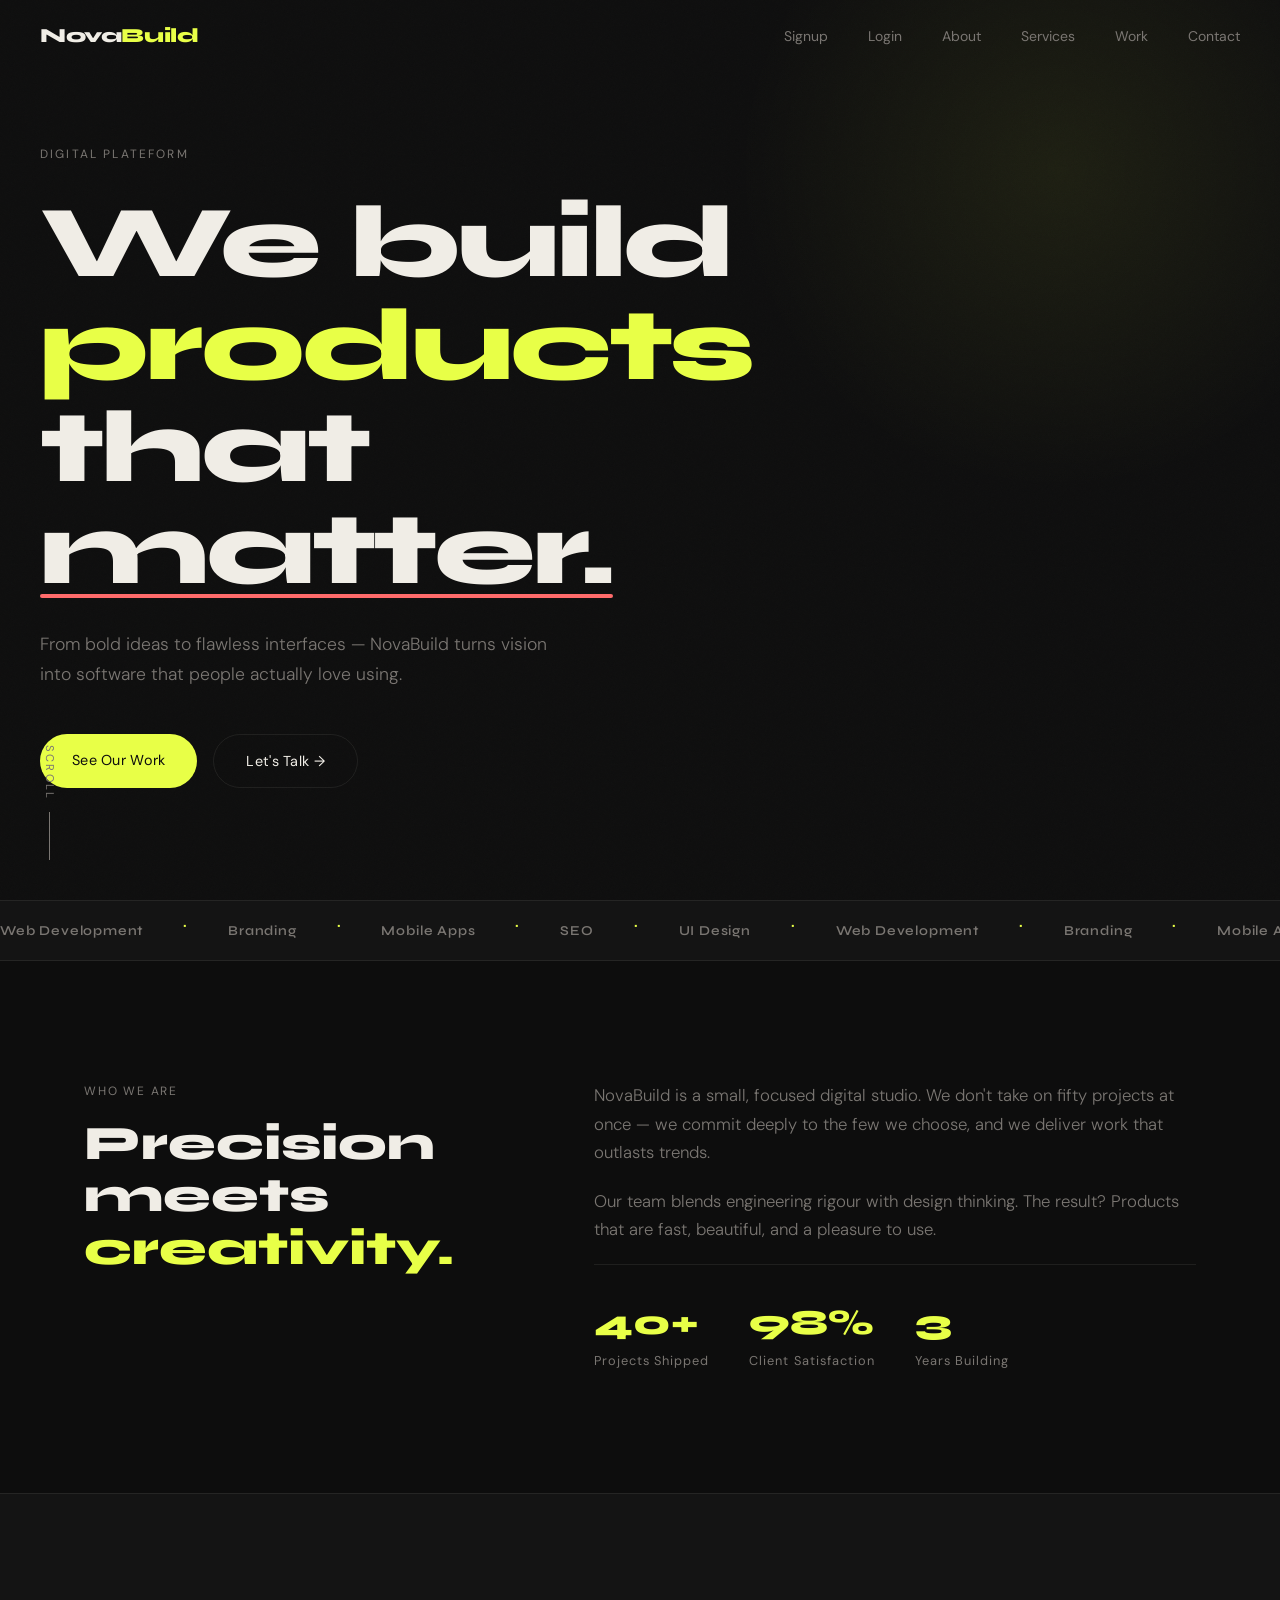
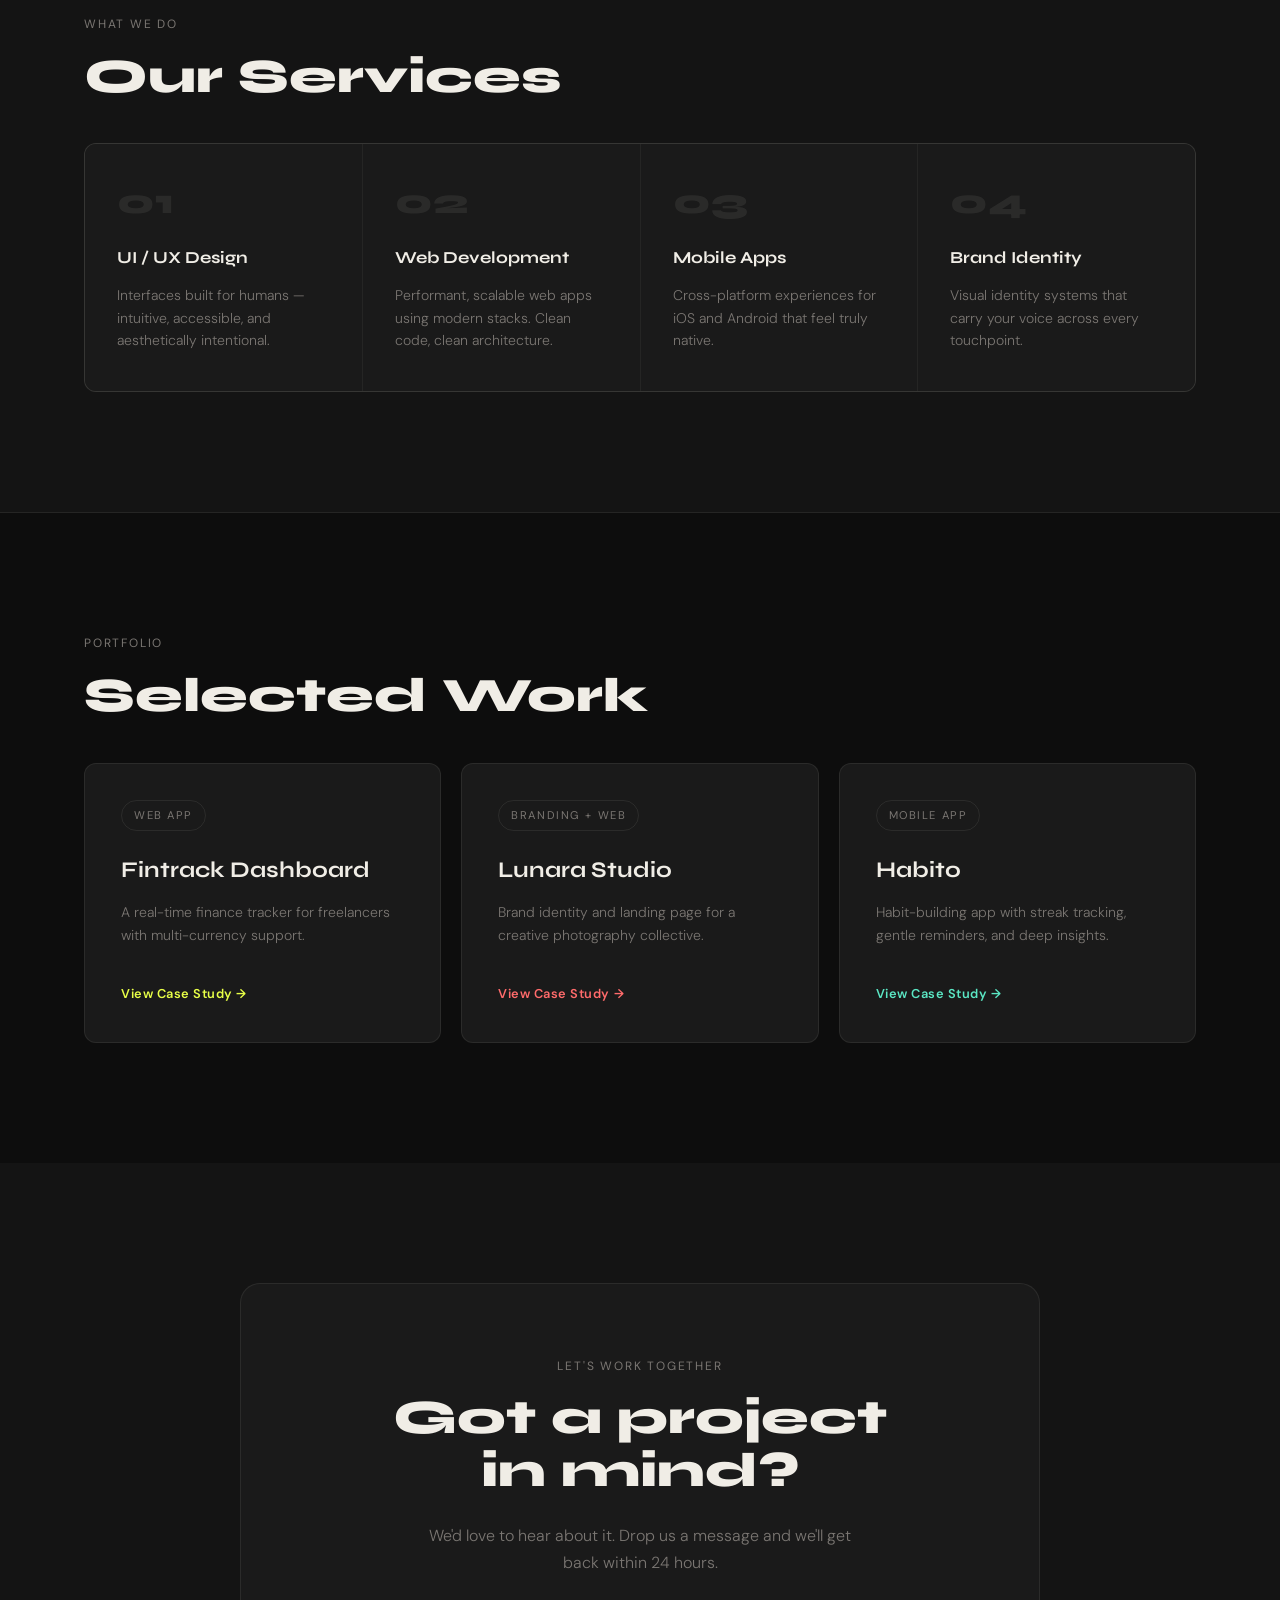
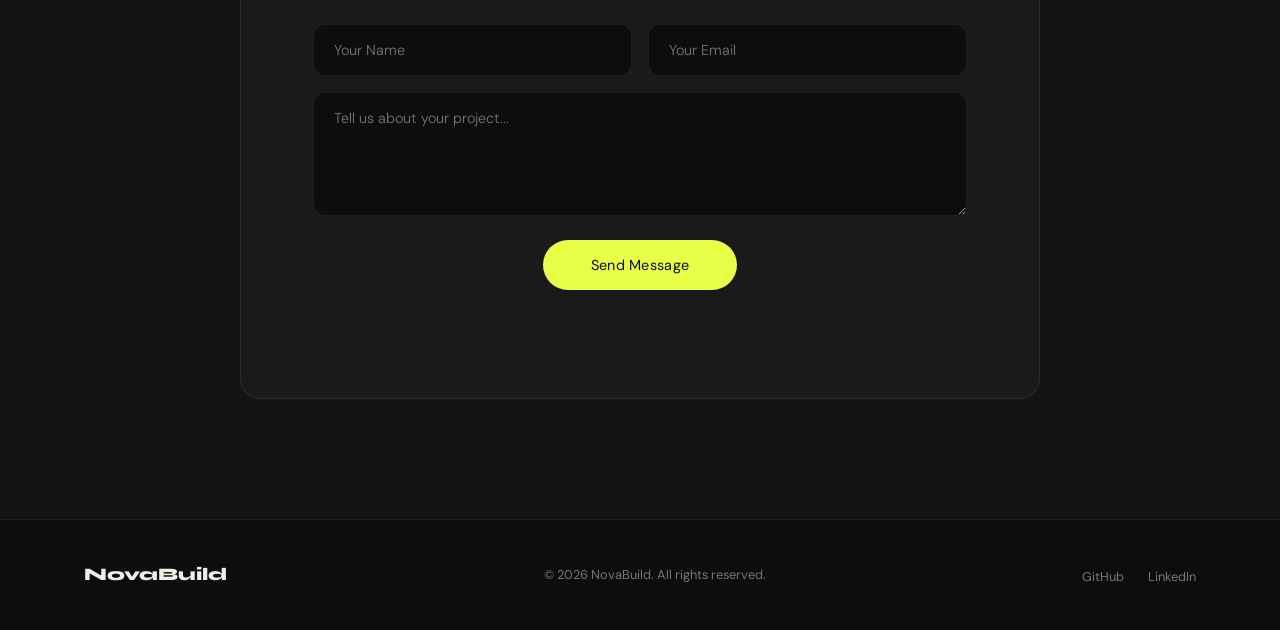
<file: index.html>
<!DOCTYPE html>
<html lang="en">

<head>
  <meta charset="UTF-8" />
  <meta name="viewport" content="width=device-width, initial-scale=1.0" />
  <meta name="description" content="NovaBuild — we craft digital products with precision and purpose." />
  <meta name="author" content="Your Name" />
  <title>NovaBuild — Digital Studio</title>
  <link rel="stylesheet" href="../CSS/style.css" />
  <link rel="preconnect" href="https://fonts.googleapis.com" />
  <link rel="preconnect" href="https://fonts.gstatic.com" crossorigin />
  <link
    href="https://fonts.googleapis.com/css2?family=Syne:wght@400;600;700;800&family=DM+Sans:ital,opsz,wght@0,9..40,300;0,9..40,400;1,9..40,300&display=swap"
    rel="stylesheet" />
</head>

<body>
  <nav class="navbar" id="navbar">
    <div class="nav-logo">Nova<span>Build</span></div>
    <ul class="nav-links" id="navLinks">
      <li><a href="../HTML/signup.html">Signup</a></li>
      <li><a href="../HTML/login.html">Login</a></li>
      <li><a href="#about">About</a></li>
      <li><a href="#services">Services</a></li>
      <li><a href="#work">Work</a></li>
      <li><a href="#contact">Contact</a></li>
    </ul>
    <button class="hamburger" id="hamburger" aria-label="Toggle menu">
      <span></span><span></span><span></span>
    </button>
  </nav>
  <section class="hero" id="home">
    <div class="hero-noise"></div>
    <div class="hero-content">
      <p class="hero-tag reveal">Digital Plateform</p>
      <h1 class="hero-title reveal">
        We build<br /><em>products</em><br />that <span class="underline-word">matter.</span>
      </h1>
      <p class="hero-sub reveal">
        From bold ideas to flawless interfaces — NovaBuild turns vision into software that people actually love using.
      </p>
      <div class="hero-cta reveal">
        <a href="#work" class="btn btn-primary">See Our Work</a>
        <a href="#contact" class="btn btn-ghost">Let's Talk →</a>
      </div>
    </div>
    <div class="hero-scroll-hint">scroll</div>
  </section>
  <div class="marquee-strip">
    <div class="marquee-track">
      <span>Web Development</span><span>•</span>
      <span>Branding</span><span>•</span>
      <span>Mobile Apps</span><span>•</span>
      <span>SEO</span><span>•</span>
      <span>UI Design</span><span>•</span>
      <span>Web Development</span><span>•</span>
      <span>Branding</span><span>•</span>
      <span>Mobile Apps</span><span>•</span>
      <span>SEO</span><span>•</span>
    </div>
  </div>
  <section class="about section" id="about">
    <div class="container">
      <div class="about-grid">
        <div class="about-left">
          <p class="section-tag reveal">Who we are</p>
          <h2 class="section-title reveal">Precision meets<br /><em>creativity.</em></h2>
        </div>
        <div class="about-right">
          <p class="reveal">NovaBuild is a small, focused digital studio. We don't take on fifty projects at once — we
            commit deeply to the few we choose, and we deliver work that outlasts trends.</p>
          <p class="reveal">Our team blends engineering rigour with design thinking. The result? Products that are fast,
            beautiful, and a pleasure to use.</p>
          <div class="stats reveal">
            <div class="stat"><strong>40+</strong><span>Projects Shipped</span></div>
            <div class="stat"><strong>98%</strong><span>Client Satisfaction</span></div>
            <div class="stat"><strong>3</strong><span>Years Building</span></div>
          </div>
        </div>
      </div>
    </div>
  </section>
  <section class="services section" id="services">
    <div class="container">
      <p class="section-tag reveal">What we do</p>
      <h2 class="section-title reveal">Our Services</h2>
      <div class="services-grid">
        <div class="service-card reveal">
          <div class="service-icon">01</div>
          <h3>UI / UX Design</h3>
          <p>Interfaces built for humans — intuitive, accessible, and aesthetically intentional.</p>
        </div>
        <div class="service-card reveal">
          <div class="service-icon">02</div>
          <h3>Web Development</h3>
          <p>Performant, scalable web apps using modern stacks. Clean code, clean architecture.</p>
        </div>
        <div class="service-card reveal">
          <div class="service-icon">03</div>
          <h3>Mobile Apps</h3>
          <p>Cross-platform experiences for iOS and Android that feel truly native.</p>
        </div>
        <div class="service-card reveal">
          <div class="service-icon">04</div>
          <h3>Brand Identity</h3>
          <p>Visual identity systems that carry your voice across every touchpoint.</p>
        </div>
      </div>
    </div>
  </section>
  <section class="work section" id="work">
    <div class="container">
      <p class="section-tag reveal">Portfolio</p>
      <h2 class="section-title reveal">Selected Work</h2>
      <div class="work-grid">
        <div class="work-card reveal" style="--card-accent: #e8ff47;">
          <div class="work-card-inner">
            <span class="work-tag">Web App</span>
            <h3>Fintrack Dashboard</h3>
            <p>A real-time finance tracker for freelancers with multi-currency support.</p>
            <a href="#" class="work-link">View Case Study →</a>
          </div>
        </div>
        <div class="work-card reveal" style="--card-accent: #ff6b6b;">
          <div class="work-card-inner">
            <span class="work-tag">Branding + Web</span>
            <h3>Lunara Studio</h3>
            <p>Brand identity and landing page for a creative photography collective.</p>
            <a href="#" class="work-link">View Case Study →</a>
          </div>
        </div>
        <div class="work-card reveal" style="--card-accent: #5be7c4;">
          <div class="work-card-inner">
            <span class="work-tag">Mobile App</span>
            <h3>Habito</h3>
            <p>Habit-building app with streak tracking, gentle reminders, and deep insights.</p>
            <a href="#" class="work-link">View Case Study →</a>
          </div>
        </div>
      </div>
    </div>
  </section>
  <section class="contact section" id="contact">
    <div class="container">
      <div class="contact-box reveal">
        <p class="section-tag">Let's work together</p>
        <h2 class="section-title">Got a project<br />in mind?</h2>
        <p class="contact-sub">We'd love to hear about it. Drop us a message and we'll get back within 24 hours.</p>
        <form class="contact-form" id="contactForm" novalidate>
          <div class="form-row">
            <input type="text" id="name" placeholder="Your Name" required autocomplete="off" />
            <input type="email" id="email" placeholder="Your Email" required autocomplete="off" />
          </div>
          <textarea id="message" placeholder="Tell us about your project..." rows="5" required></textarea>
          <button type="submit" class="btn btn-primary">Send Message</button>
          <p class="form-status" id="formStatus"></p>
        </form>
      </div>
    </div>
  </section>
  <footer class="footer">
    <div class="container footer-inner">
      <div class="footer-logo">Nova<span>Build</span></div>
      <p class="footer-copy">© 2026 NovaBuild. All rights reserved.</p>
      <ul class="footer-links">
        <li>
          <a href="https://github.com/ipravin07/">GitHub</a>
        </li>
        <li>
          <a href="https://www.linkedin.com/in/pravin-mishra-20424b293">LinkedIn</a>
        </li>
      </ul>
    </div>
  </footer>
  <script src="../JS/script.js"></script>
</body>
</html>
</file>
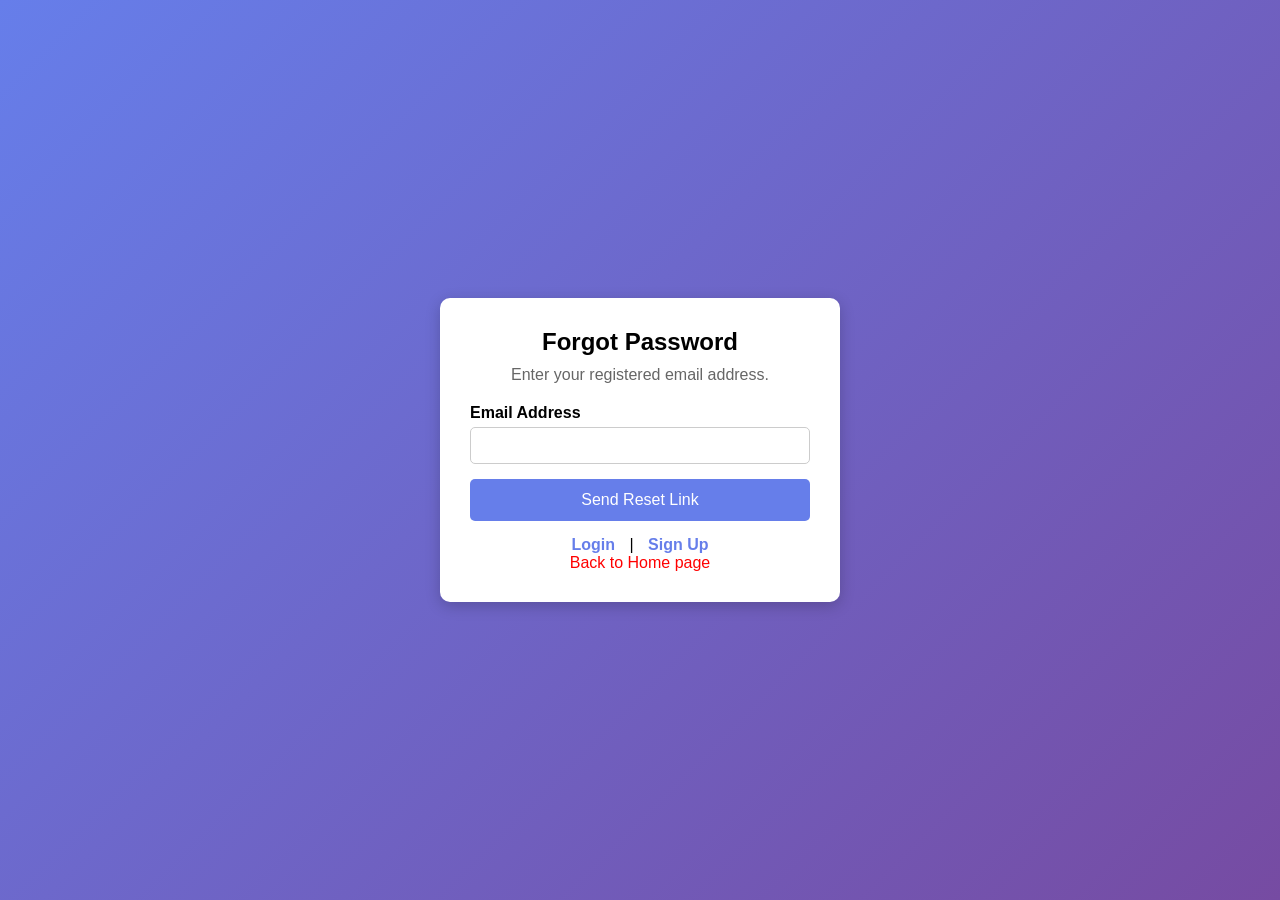
<file: HTML/fpass.html>
<!DOCTYPE html>
<html lang="en">
<head>
    <meta charset="UTF-8">
    <meta name="viewport" content="width=device-width, initial-scale=1.0">
    <title>Forgot Password</title>
    <link rel="stylesheet" href="../CSS/fpass.css">
</head>
<body>

<div class="container">
    <h2>Forgot Password</h2>

    <p>Enter your registered email address.</p>

    <form id="forgotForm">

        <div class="form-group">
            <label>Email Address</label>
            <input type="text" id="email">
            <div class="error" id="emailError"></div>
        </div>

        <button type="submit">Send Reset Link</button>

        <div class="success" id="successMsg"></div>

        <div class="links">
            <a href="login.html">Login</a>
            |
            <a href="signup.html">Sign Up</a>
        </div>

    </form>
    <center>
        <a href="../index.html" class="page">Back to Home page</a>
    </center>
</div>

<script src="../JS/fpass.js"></script>
</body>
</html>
</file>
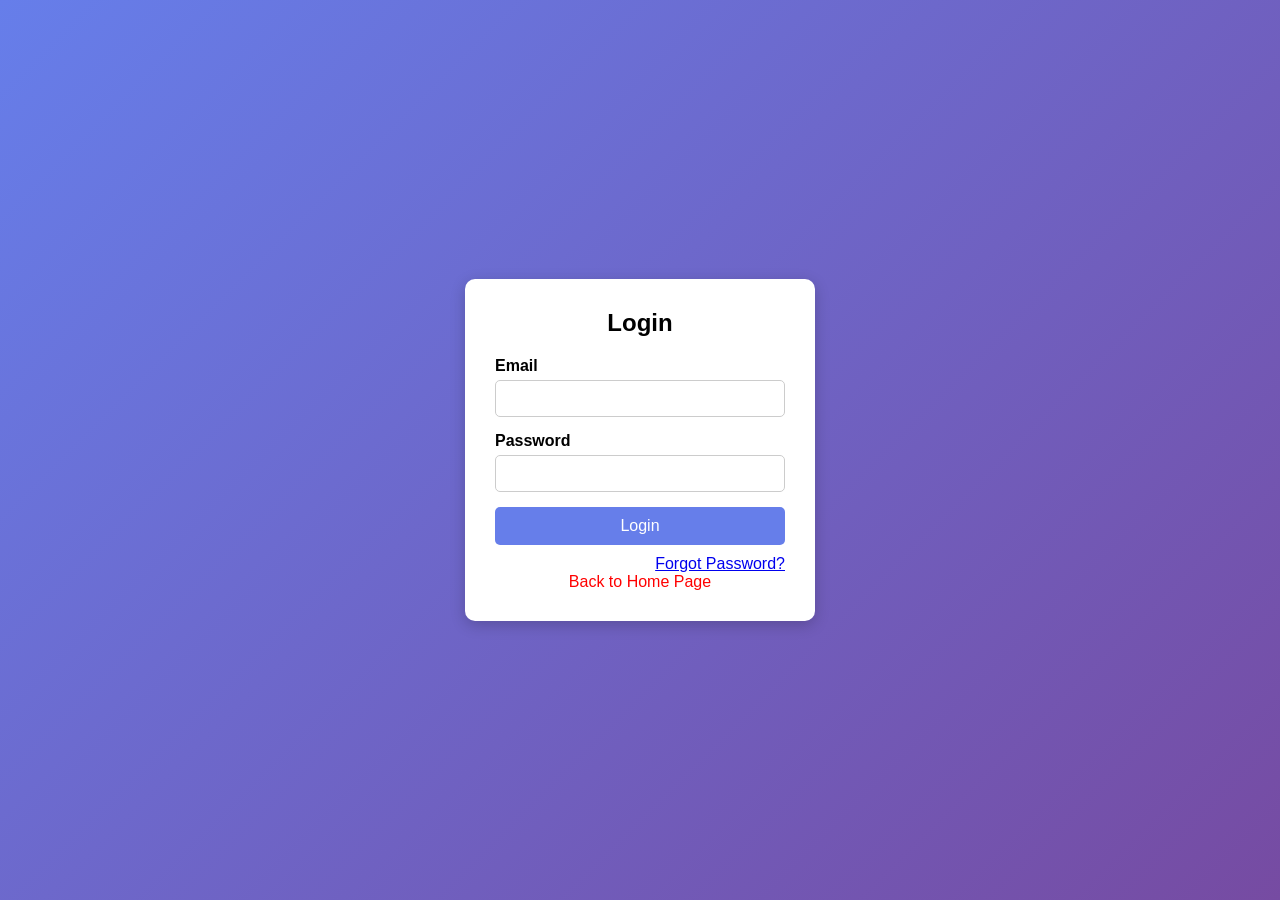
<file: HTML/login.html>
<!DOCTYPE html>
<html lang="en">
<head>
    <meta charset="UTF-8">
    <meta name="viewport" content="width=device-width, initial-scale=1.0">
    <title>Login Page</title>
    <link href="../CSS/login.css" rel="stylesheet">
</head>
<body>

    <div class="container">
        <h2>Login</h2>

        <form id="loginForm">
            <div class="input-group">
                <label>Email</label>
                <input type="text" id="email">
                <div class="error" id="emailError"></div>
            </div>

            <div class="input-group">
                <label>Password</label>
                <input type="password" id="password">
                <div class="error" id="passwordError"></div>
            </div>

            <button type="submit">Login</button>
            
            <div class="success" id="successMsg"></div>
            <div style="text-align:right; margin-top:10px;">
    <a href="fpass.html" >
        Forgot Password?
    </a>
</div>
        </form>
        <center>
            <a href="../index.html" class="page">Back to Home Page</a>
        </center>
        
    </div>

    <script src="../JS/login.js"></script>
</body>
</html>
</file>
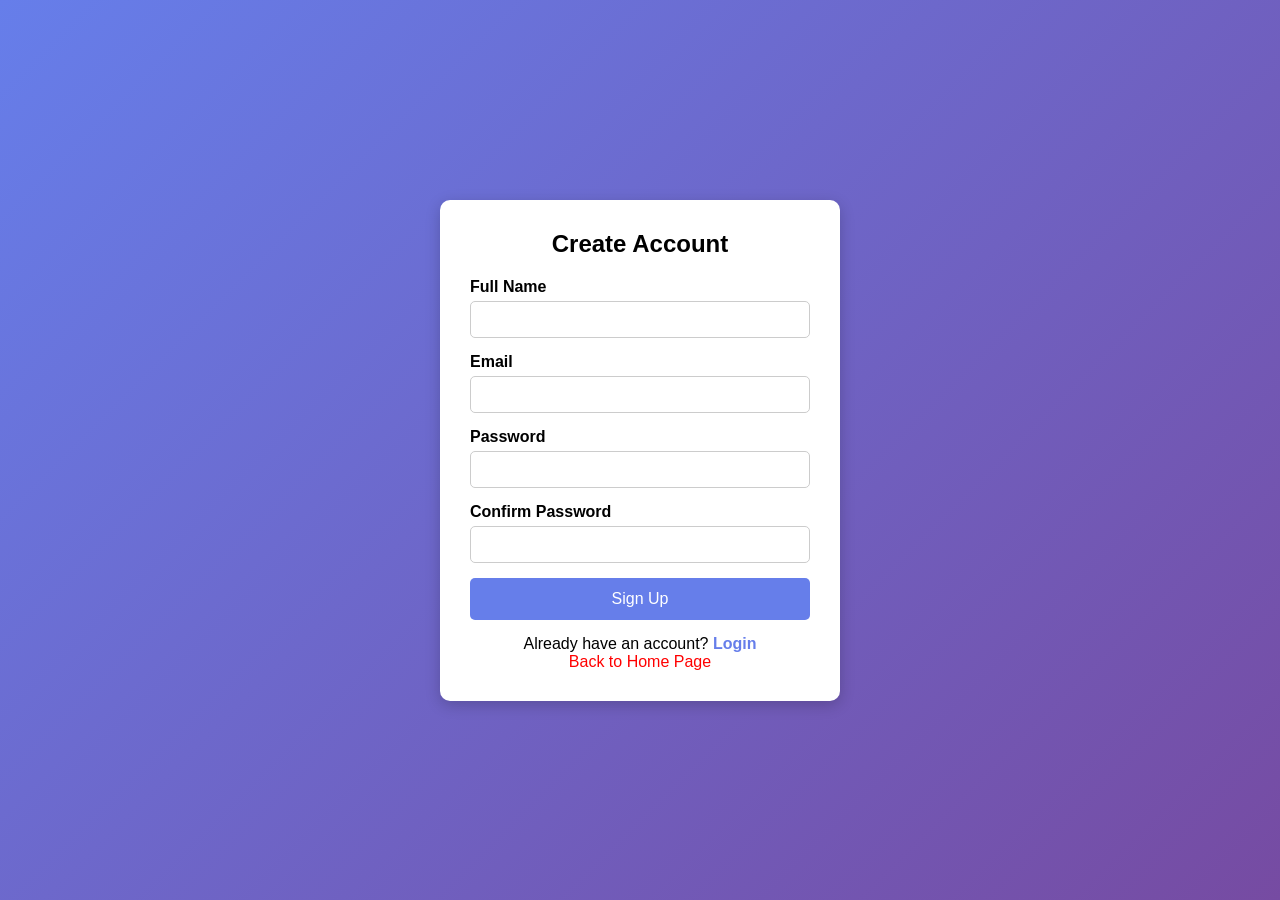
<file: HTML/signup.html>
<!DOCTYPE html>
<html lang="en">
<head>
    <meta charset="UTF-8">
    <meta name="viewport" content="width=device-width, initial-scale=1.0">
    <title>Signup Page</title>
    <link rel="stylesheet" href="../CSS/signup.css">
</head>
<body>

<div class="container">
    <h2>Create Account</h2>

    <form id="signupForm">

        <div class="form-group">
            <label>Full Name</label>
            <input type="text" id="name">
            <div class="error" id="nameError"></div>
        </div>

        <div class="form-group">
            <label>Email</label>
            <input type="text" id="email">
            <div class="error" id="emailError"></div>
        </div>

        <div class="form-group">
            <label>Password</label>
            <input type="password" id="password">
            <div class="error" id="passwordError"></div>
        </div>

        <div class="form-group">
            <label>Confirm Password</label>
            <input type="password" id="confirmPassword">
            <div class="error" id="confirmPasswordError"></div>
        </div>

        <button type="submit">Sign Up</button>

        <div class="success" id="successMsg"></div>

        <div class="login-link">
            Already have an account?
            <a href="login.html">Login</a>
        </div>

    </form>
    <center>
        <a href="../index.html" class="page">Back to Home Page</a>
    </center>
</div>

<script src="../JS/signup.js"></script>
</body>
</html>
</file>
<file: CSS/style.css>
*, *::before, *::after{
   box-sizing: border-box; 
   margin: 0;
   padding: 0;
   }
:root{
  --bg:        #0d0d0d;
  --bg-2:      #141414;
  --bg-card:   #1a1a1a;
  --text:      #f0ede6;
  --muted:     #7a7672;
  --accent:    #e8ff47;
  --accent-2:  #ff6b6b;
  --border:    rgba(240, 237, 230, 0.08);
  --font-head: 'Syne', sans-serif;
  --font-body: 'DM Sans', sans-serif;
  --radius:    12px;
  --max-w:     1160px;
  --nav-h:     72px;
  --transition: 0.4s cubic-bezier(0.25, 0.46, 0.45, 0.94);
}
html{
  scroll-behavior: smooth; 
}
body{
  background: var(--bg);
  color: var(--text);
  font-family: var(--font-body);
  font-size: 1rem;
  line-height: 1.7;
  overflow-x: hidden;
}
a{ 
  text-decoration: none; 
  color: inherit; 
}
ul{ 
  list-style: none; 
}
img{ 
  display: block; 
  max-width: 100%; 
}
.container{
  max-width: var(--max-w);
  margin: 0 auto;
  padding: 0 24px;
}
.section{ 
  padding: 120px 0; 
}
.section-tag{
  font-family: var(--font-body);
  font-size: 0.75rem;
  font-weight: 400;
  letter-spacing: 0.15em;
  text-transform: uppercase;
  color: var(--muted);
  margin-bottom: 16px;
}
.section-title{
  font-family: var(--font-head);
  font-size: clamp(2rem, 4vw, 3rem);
  font-weight: 800;
  line-height: 1.1;
  margin-bottom: 40px;
}
.section-title em{ 
  font-style: normal; 
  color: var(--accent); 
}
.btn{
  display: inline-block;
  font-family: var(--font-body);
  font-size: 0.9rem;
  font-weight: 400;
  padding: 14px 32px;
  border-radius: 100px;
  border: none;
  cursor: pointer;
  transition: var(--transition);
  letter-spacing: 0.02em;
}
.btn-primary{
  background: var(--accent);
  color: #0d0d0d;
}
.btn-primary:hover{ 
  background: #d6ec2e; 
  transform: translateY(-2px); 
}
.btn-ghost{
  background: transparent;
  color: var(--text);
  border: 1px solid var(--border);
}
.btn-ghost:hover{ 
  border-color: var(--text); 
  background: rgba(240,237,230,0.04); 
}
.reveal{
  opacity: 0;
  transform: translateY(32px);
  transition: opacity 0.7s ease, 
  transform 0.7s ease;
}
.reveal.visible{
  opacity: 1;
  transform: translateY(0);
}
.navbar{
  position: fixed;
  top: 0;left: 0; 
  right: 0;
  z-index: 100;
  height: var(--nav-h);
  display: flex;
  align-items: center;
  justify-content: space-between;
  padding: 0 40px;
  transition: background 0.4s, 
  border-color 0.4s;
  border-bottom: 1px solid transparent;
}
.navbar.scrolled{
  background: rgba(13, 13, 13, 0.85);
  backdrop-filter: blur(16px);
  -webkit-backdrop-filter: blur(16px);
  border-color: var(--border);
}
.nav-logo{
  user-select:none;
  font-family: var(--font-head);
  font-size: 1.25rem;
  font-weight: 800;
  letter-spacing: -0.02em;
}
.nav-logo span{ 
  color: var(--accent); 
}
.nav-links{
  display: flex;
  gap: 40px;
}
.nav-links a{
  font-size: 0.875rem;
  color: var(--muted);
  transition: color 0.25s;
}
.nav-links a:hover{ 
  color: var(--text); 
}
.hamburger{
  display: none;
  flex-direction: column;
  gap: 5px;
  background: none;
  border: none;
  cursor: pointer;
  padding: 4px;
}
.hamburger span{
  display: block;
  width: 24px; 
  height: 2px;
  background: var(--text);
  border-radius: 2px;
  transition: var(--transition);
}
.hamburger.open span:nth-child(1){ 
  transform: translateY(7px) rotate(45deg); 
}
.hamburger.open span:nth-child(2){ 
  opacity: 0; 
}
.hamburger.open span:nth-child(3){
   transform: translateY(-7px) rotate(-45deg); 
  }
.hero{
  position: relative;
  min-height: 100svh;
  display: flex;
  align-items: center;
  overflow: hidden;
  padding: calc(var(--nav-h) + 40px) 40px 80px;
}
.hero-noise{
  position: absolute;
  inset: 0;
  background-image: url("data:image/svg+xml,%3Csvg viewBox='0 0 512 512' xmlns='http://www.w3.org/2000/svg'%3E%3Cfilter id='n'%3E%3CfeTurbulence type='fractalNoise' baseFrequency='0.75' numOctaves='4' stitchTiles='stitch'/%3E%3C/filter%3E%3Crect width='100%25' height='100%25' filter='url(%23n)' opacity='0.04'/%3E%3C/svg%3E");
  background-size: 200px;
  pointer-events: none;
  opacity: 0.6;
}
.hero::before{
  content: '';
  position: absolute;
  top: -20%;
  right: -10%;
  width: 700px; 
  height: 700px;
  background: radial-gradient(ellipse at center, rgba(232,255,71,0.07) 0%, transparent 65%);
  pointer-events: none;
}
.hero-content{
  position: relative;
  max-width: 780px;
}
.hero-tag{
  font-size: 0.75rem;
  letter-spacing: 0.18em;
  text-transform: uppercase;
  color: var(--muted);
  margin-bottom: 28px;
}
.hero-title{
  font-family: var(--font-head);
  font-size: clamp(3rem, 8vw, 6.5rem);
  font-weight: 800;
  line-height: 1.0;
  letter-spacing: -0.03em;
  margin-bottom: 28px;
}
.hero-title em{
   font-style: normal;
   color: var(--accent); 
}
.underline-word{
  position: relative;
  display: inline-block;
}
.underline-word::after{
  content: '';
  position: absolute;
  bottom: 4px; 
  left: 0;
  width: 100%; 
  height: 4px;
  background: var(--accent-2);
  border-radius: 2px;
  transform: scaleX(0);
  transform-origin: left;
  animation: underlineIn 0.9s 1s cubic-bezier(0.25, 0.46, 0.45, 0.94) forwards;
}
@keyframes underlineIn{
  to{
    transform: scaleX(1);
  }
}
.hero-sub {
  font-size: 1.1rem;
  color: var(--muted);
  max-width: 520px;
  margin-bottom: 44px;
  font-weight: 300;
}
.hero-cta{
  display: flex;
  gap: 16px;
  flex-wrap: wrap;
}
.hero-scroll-hint{
  position: absolute;
  bottom: 40px; 
  left: 40px;
  font-size: 0.7rem;
  letter-spacing: 0.2em;
  text-transform: uppercase;
  color: var(--muted);
  writing-mode: vertical-rl;
  display: flex;
  align-items: center;
  gap: 12px;
  animation: fadeUp 1s 1.5s both;
}
.hero-scroll-hint::after{
  content: '';
  width: 1px; 
  height: 48px;
  background: var(--muted);
  animation: scaleY 1.5s 1.8s ease-in-out infinite alternate;
}
@keyframes fadeUp{
  from{
    opacity: 0;
    transform: translateY(16px);
  }
  to{
    opacity: 1;
    transform: translateY(0);
  }
}
@keyframes scaleY{
  from{
    opacity: 0.3;
  }
  to{
    opacity: 1;
  }
}
.hero .reveal{
   animation: heroReveal 0.9s both; 
  }
.hero .reveal:nth-child(1){
   animation-delay: 0.1s; 
  }
.hero .reveal:nth-child(2){ 
  animation-delay: 0.25s; 
}
.hero .reveal:nth-child(3){ 
  animation-delay: 0.4s; 
}
.hero .reveal:nth-child(4){ 
  animation-delay: 0.55s; 
}
@keyframes heroReveal{
  from{
    opacity: 0;
    transform: translateY(28px);
  }

  to{
    opacity: 1;
    transform: translateY(0);
  }
}
.marquee-strip{
  overflow: hidden;
  border-top: 1px solid var(--border);
  border-bottom: 1px solid var(--border);
  padding: 18px 0;
  background: var(--bg-2);
}
.marquee-track{
  display: flex;
  gap: 40px;
  white-space: nowrap;
  animation: marquee 22s linear infinite;
  font-family: var(--font-head);
  font-size: 0.85rem;
  font-weight: 600;
  letter-spacing: 0.06em;
  color: var(--muted);
}
.marquee-track span:nth-child(even){
   color: var(--accent);
   font-size: 0.5rem;
   }
@keyframes marquee{
  from{
    transform: translateX(0);
  }

  to{
    transform: translateX(-50%);
  }
}
.about{
   background: var(--bg);
   }
.about-grid{
  display: grid;
  grid-template-columns: 1fr 1.4fr;
  gap: 80px;
  align-items: start;
}
.about-right p{
  color: var(--muted);
  margin-bottom: 20px;
  font-size: 1.05rem;
  font-weight: 300;
}
.about-right p:last-child{
   margin-bottom: 40px;
   }
.stats{
  display: flex;
  gap: 40px;
  padding-top: 40px;
  border-top: 1px solid var(--border);
}
.stat strong{
  display: block;
  font-family: var(--font-head);
  font-size: 2.2rem;
  font-weight: 800;
  color: var(--accent);
  line-height: 1;
  margin-bottom: 6px;
}
.stat span{
  font-size: 0.8rem;
  color: var(--muted);
  letter-spacing: 0.08em;
}
.services{
  background: var(--bg-2);
  border-top: 1px solid var(--border);
  border-bottom: 1px solid var(--border);
}
.services-grid{
  display: grid;
  grid-template-columns: repeat(4, 1fr);
  gap: 1px;
  background: var(--border);
  border: 1px solid var(--border);
  border-radius: var(--radius);
  overflow: hidden;
  margin-top: 16px;
}
.service-card{
  background: var(--bg-card);
  padding: 40px 32px;
  transition: background var(--transition);
  position: relative;
  overflow: hidden;
}
.service-card::before{
  content: '';
  position: absolute;
  bottom: 0; left: 0; right: 0;
  height: 2px;
  background: var(--accent);
  transform: scaleX(0);
  transform-origin: left;
  transition: transform 0.4s ease;
}
.service-card:hover{
   background: #1e1e1e;
   }
.service-card:hover::before{
   transform: scaleX(1);
   }
.service-icon{
  font-family: var(--font-head);
  font-size: 2.2rem;
  font-weight: 800;
  color: var(--border);
  margin-bottom: 24px;
  line-height: 1;
  transition: color 0.3s;
}
.service-card:hover .service-icon{ 
  color: var(--accent); 
}
.service-card h3{
  font-family: var(--font-head);
  font-size: 1.05rem;
  font-weight: 700;
  margin-bottom: 12px;
}
.service-card p{
  font-size: 0.875rem;
  color: var(--muted);
  font-weight: 300;
  line-height: 1.6;
}
.work{ 
  background: var(--bg);
}
.work-grid{
  display: grid;
  grid-template-columns: repeat(3, 1fr);
  gap: 20px;
}
.work-card{
  background: var(--bg-card);
  border: 1px solid var(--border);
  border-radius: var(--radius);
  overflow: hidden;
  transition: transform var(--transition), border-color var(--transition);
  cursor: pointer;
}
.work-card:hover{
  transform: translateY(-6px);
  border-color: var(--card-accent);
}
.work-card-inner{ 
  padding: 36px; 
}
.work-tag{
  font-size: 0.7rem;
  letter-spacing: 0.14em;
  text-transform: uppercase;
  color: var(--muted);
  display: inline-block;
  margin-bottom: 20px;
  padding: 5px 12px;
  border: 1px solid var(--border);
  border-radius: 100px;
}
.work-card h3{
  font-family: var(--font-head);
  font-size: 1.4rem;
  font-weight: 700;
  margin-bottom: 12px;
  transition: color 0.3s;
}
.work-card:hover h3{ 
  color: var(--card-accent); 
}
.work-card p{
  font-size: 0.875rem;
  color: var(--muted);
  font-weight: 300;
  margin-bottom: 32px;
  line-height: 1.65;
}
.work-link{
  font-size: 0.8rem;
  font-weight: 600;
  letter-spacing: 0.04em;
  color: var(--card-accent);
  transition: gap 0.3s;
  display: inline-flex;
  align-items: center;
  gap: 6px;
}
.work-link:hover{ 
  gap: 10px; 
}
.contact{ 
  background: var(--bg-2); 
}
.contact-box{
  background: var(--bg-card);
  border: 1px solid var(--border);
  border-radius: 20px;
  padding: 72px;
  max-width: 800px;
  margin: 0 auto;
  text-align: center;
}
.contact-sub{
  color: var(--muted);
  font-size: 1rem;
  font-weight: 300;
  max-width: 440px;
  margin: -16px auto 48px;
}
.contact-form{
  display: flex;
  flex-direction: column;
  gap: 16px;
  text-align: left;
}
.form-row{
  display: grid;
  grid-template-columns: 1fr 1fr;
  gap: 16px;
}
.contact-form input,
.contact-form textarea{
  background: var(--bg);
  border: 1px solid var(--border);
  border-radius: var(--radius);
  padding: 16px 20px;
  color: var(--text);
  font-family: var(--font-body);
  font-size: 0.9rem;
  font-weight: 300;
  outline: none;
  transition: border-color 0.3s;
  resize: vertical;
}
.contact-form input::placeholder,
.contact-form textarea::placeholder{ 
  color: var(--muted); 
}
.contact-form input:focus,
.contact-form textarea:focus { 
  border-color: var(--accent); 
}
.contact-form .btn{ 
  align-self: center; 
  padding: 16px 48px; 
  margin-top: 8px; 
}
.form-status{
  text-align: center;
  font-size: 0.85rem;
  min-height: 20px;
  color: var(--accent);
}
.form-status.error{ 
  color: var(--accent-2); 
}
.footer{
  background: var(--bg);
  border-top: 1px solid var(--border);
  padding: 40px 0;
}
.footer-inner{
  display: flex;
  align-items: center;
  justify-content: space-between;
  flex-wrap: wrap;
  gap: 16px;
}
.footer-logo{
  font-family: var(--font-head);
  font-size: 1.1rem;
  font-weight: 800;
}
.footer-logo spa{ 
  color: var(--accent); 
}
.footer-copy{ 
  font-size: 0.8rem; 
  color: var(--muted); 
}
.footer-links{
  display: flex;
  gap: 24px;
}
.footer-links a{
  font-size: 0.8rem;
  color: var(--muted);
  transition: color 0.25s;
}
.footer-links a:hover{ 
  color: var(--text); 
}
@media (max-width: 1024px){
  .services-grid{ 
    grid-template-columns: repeat(2, 1fr); 
  }
  .work-grid{ 
    grid-template-columns: repeat(2, 1fr); 
  }
  .about-grid{ 
    grid-template-columns: 1fr; gap: 40px; 
  }
}
@media (max-width: 768px){
  .navbar { 
    padding: 0 24px; 
  }
  .nav-links{
    display: none;
    position: fixed;
    inset: var(--nav-h) 0 0 0;
    background: rgba(13,13,13,0.97);
    backdrop-filter: blur(20px);
    flex-direction: column;
    justify-content: center;
    align-items: center;
    gap: 36px;
    z-index: 99;
  }
  .nav-links.open{ 
    display: flex; 
  }
  .nav-links a{ 
    font-size: 1.5rem; 
    color: var(--text); 
  }
  .hamburger{ 
    display: flex; 
  }
  .hero{ 
    padding: calc(var(--nav-h) + 24px) 24px 60px; 
  }
  .hero-scroll-hint{ display: none; 
  }
  .section{ 
    padding: 80px 0; 
  }
  .services-grid{ 
    grid-template-columns: 1fr; 
    gap: 1px; 
  }
  .work-grid{ 
    grid-template-columns: 1fr; 
  }
  .stats{ 
    flex-direction: column; 
    gap: 24px; 
  }
  .contact-box{ 
    padding: 40px 24px; 
  }
  .form-row{ 
    grid-template-columns: 1fr; 
  }
  .footer-inner{ 
    flex-direction: column; 
    text-align: center; 
  }
}
@media (max-width: 480px) {
  .hero-cta{ 
    flex-direction: column; 
  }
  .btn{ 
    text-align: center; 
  }
}
</file>
<file: CSS/fpass.css>
*{
    margin: 0;
    padding: 0;
    box-sizing: border-box;
    font-family: Arial, sans-serif;
}
body{
    display: flex;
    justify-content: center;
    align-items: center;
    min-height: 100vh;
    background: linear-gradient(135deg, #667eea, #764ba2);
}
.container{
    width: 400px;
    background: #fff;
    padding: 30px;
    border-radius: 10px;
    box-shadow: 0 4px 15px rgba(0, 0, 0, 0.2);
}
h2{
    text-align: center;
    margin-bottom: 10px;
}
p{
    text-align: center;
    color: #666;
    margin-bottom: 20px;
}
.form-group{
    margin-bottom: 15px;
}
label{
    display: block;
    margin-bottom: 5px;
    font-weight: bold;
}
input{
    width: 100%;
    padding: 10px;
    border: 1px solid #ccc;
    border-radius: 5px;
}
.error{
    color: red;
    font-size: 14px;
    margin-top: 5px;
}
.success{
    color: green;
    text-align: center;
    margin-top: 15px;
}
button{
    width: 100%;
    padding: 12px;
    background: #667eea;
    color: white;
    border: none;
    border-radius: 5px;
    cursor: pointer;
    font-size: 16px;
}
button:hover{
    background: #5563d6;
}
.links{
    text-align: center;
    margin-top: 15px;
}
.links a{
    text-decoration: none;
    color: #667eea;
    font-weight: bold;
    margin: 0 10px;
}
.page{
    color: red;
    text-decoration: none;
}
.page:hover{
    color:  rgb(78, 25, 240);
}
</file>
<file: CSS/login.css>
*{
    margin: 0;
    padding: 0;
    box-sizing: border-box;
    font-family: Arial, sans-serif;
}
body{
    display: flex;
    justify-content: center;
    align-items: center;
    height: 100vh;
    background: linear-gradient(135deg, #667eea, #764ba2);
}
.container{
    background: #fff;
    padding: 30px;
    width: 350px;
    border-radius: 10px;
    box-shadow: 0 4px 15px rgba(0, 0, 0, 0.2);
}
h2{
    text-align: center;
    margin-bottom: 20px;
}
.input-group{
    margin-bottom: 15px;
}
label{
    display: block;
    margin-bottom: 5px;
    font-weight: bold;
}
input{
    width: 100%;
    padding: 10px;
    border: 1px solid #ccc;
    border-radius: 5px;
}
.error{
    color: red;
    font-size: 14px;
    margin-top: 5px;
}
button{
    width: 100%;
    padding: 10px;
    background: #667eea;
    color: white;
    border: none;
    border-radius: 5px;
    cursor: pointer;
    font-size: 16px;
}
button:hover{
    background: #5563d6;
}
.success{
    color: green;
    text-align: center;
    margin-top: 10px;
}
.page{
    color: red;
    text-decoration: none;
}
.page:hover{
    color: rgb(78, 25, 240);
}
</file>
<file: CSS/signup.css>
*{
    margin: 0;
    padding: 0;
    box-sizing: border-box;
    font-family: Arial, sans-serif;
}
body{
    display: flex;
    justify-content: center;
    align-items: center;
    min-height: 100vh;
    background: linear-gradient(135deg, #667eea, #764ba2);
}
.container{
    width: 400px;
    background: #fff;
    padding: 30px;
    border-radius: 10px;
    box-shadow: 0 4px 15px rgba(0, 0, 0, 0.2);
}
h2{
    text-align: center;
    margin-bottom: 20px;
}
.form-group{
    margin-bottom: 15px;
}
label{
    display: block;
    margin-bottom: 5px;
    font-weight: bold;
}
input{
    width: 100%;
    padding: 10px;
    border: 1px solid #ccc;
    border-radius: 5px;
}
.error{
    color: red;
    font-size: 14px;
    margin-top: 5px;
}
.success{
    color: green;
    text-align: center;
    margin-top: 10px;
}
button{
    width: 100%;
    padding: 12px;
    background: #667eea;
    color: white;
    border: none;
    border-radius: 5px;
    cursor: pointer;
    font-size: 16px;
}
button:hover{
    background: #5563d6;
}
.login-link{
    text-align: center;
    margin-top: 15px;
}
.login-link a{
    text-decoration: none;
    color: #667eea;
    font-weight: bold;
}
.page{
    color: red;
    text-decoration: none;
}
.page:hover{
    color:  rgb(78, 25, 240);
}
</file>
